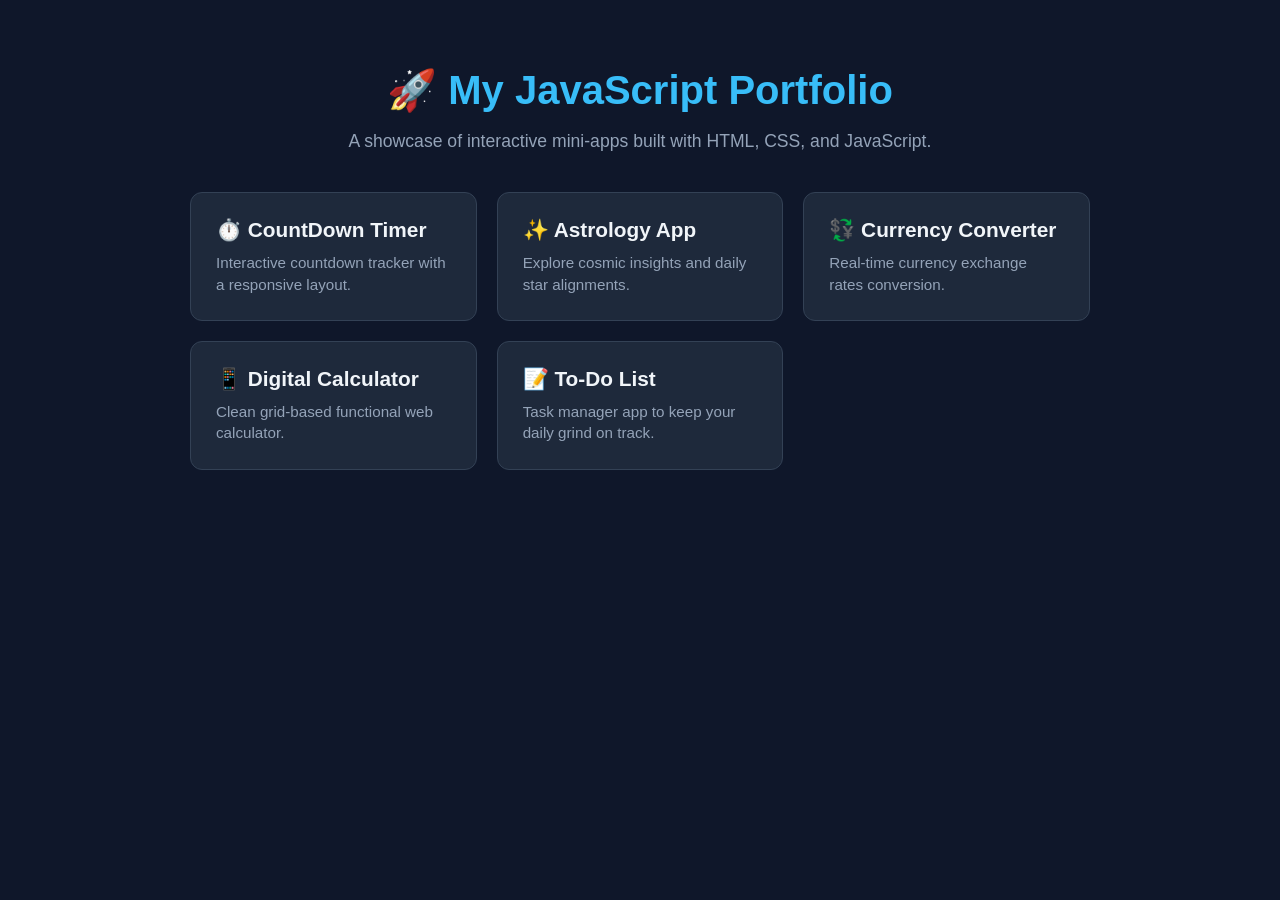
<file: index.html>
<!DOCTYPE html>
<html lang="en">
<head>
    <meta charset="UTF-8">
    <meta name="viewport" content="width=device-width, initial-scale=1.0">
    <title>Yashraj's JavaScript Projects</title>
    <link rel="stylesheet" href="style.css">
</head>
<body>
    <div class="container">
        <h1>🚀 My JavaScript Portfolio</h1>
        <p>A showcase of interactive mini-apps built with HTML, CSS, and JavaScript.</p>
        
        <div class="project-list">
            <a href="./CountDownTimer/index.html" class="project-card">
                <h3>⏱️ CountDown Timer</h3>
                <p>Interactive countdown tracker with a responsive layout.</p>
            </a>
            <a href="./astrologyApp/index.html" class="project-card">
                <h3>✨ Astrology App</h3>
                <p>Explore cosmic insights and daily star alignments.</p>
            </a>
            <a href="./Currency converter/index.html" class="project-card">
                <h3>💱 Currency Converter</h3>
                <p>Real-time currency exchange rates conversion.</p>
            </a>
            <a href="./calculator/index.html" class="project-card">
                <h3>📱 Digital Calculator</h3>
                <p>Clean grid-based functional web calculator.</p>
            </a>
            <a href="./ToDoList/index.html" class="project-card">
                <h3>📝 To-Do List</h3>
                <p>Task manager app to keep your daily grind on track.</p>
            </a>
        </div>
    </div>
</body>
</html>
</file>
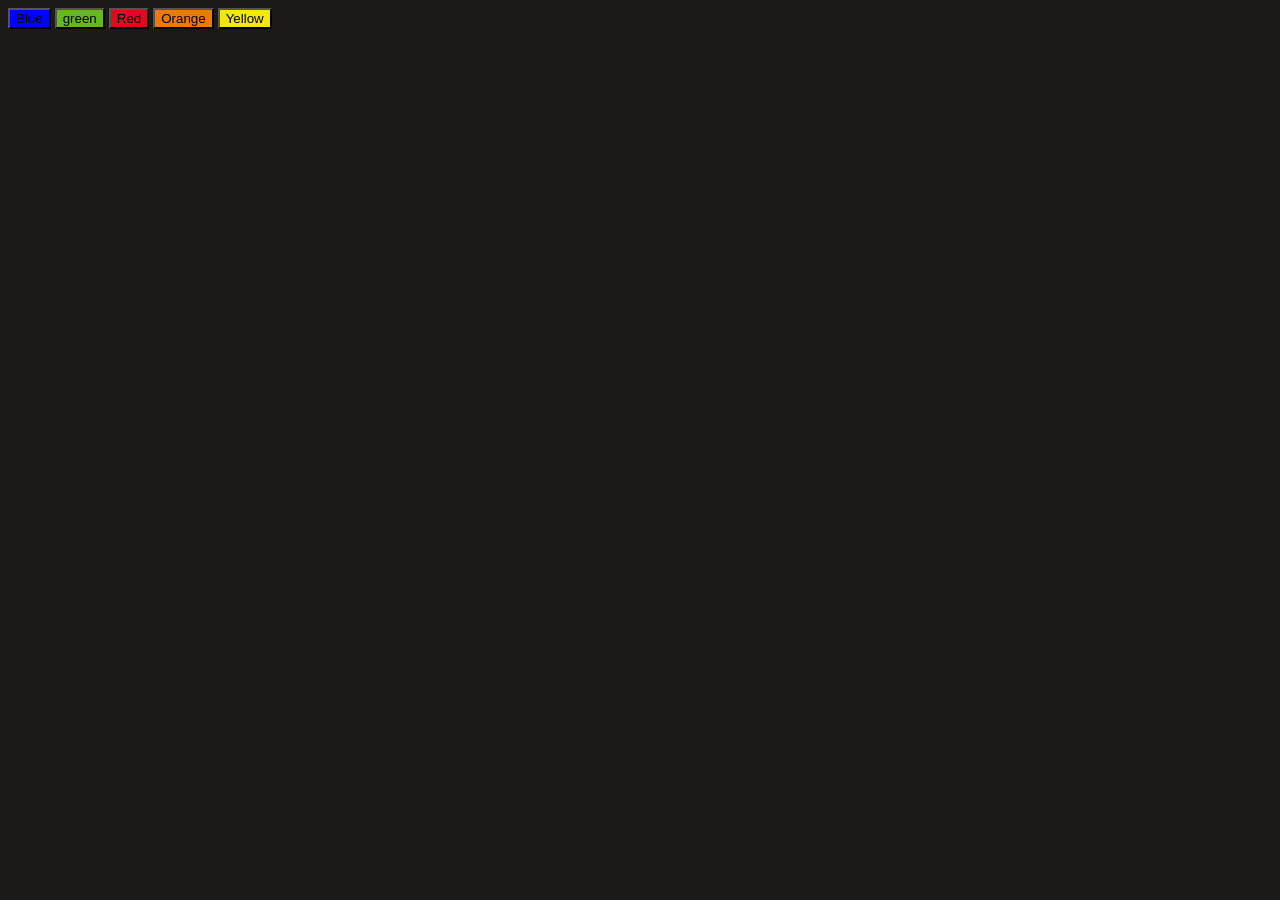
<file: color change/index.html>
<!doctype html>
<html lang="en">
  <head>
    <meta charset="UTF-8" />
    <meta name="viewport" content="width=device-width, initial-scale=1.0" />
    <title>BAckground color changer</title>
  </head>
  <body style="background-color: rgb(28, 25, 24)">
    <div id="parent">
      <button id="blue" style="background-color: blue">Blue</button>
      <button id="green" style="background-color: rgb(103, 184, 28)">
        green
      </button>
      <button id="red" style="background-color: rgb(226, 9, 31)">Red</button>
      <button id="orange" style="background-color: rgb(240, 120, 7)">
        Orange
      </button>
      <button id="yellow" style="background-color: rgb(243, 232, 10)">
        Yellow
      </button>
    </div>
    <script src="script.js"></script>
  </body>
</html>
</file>
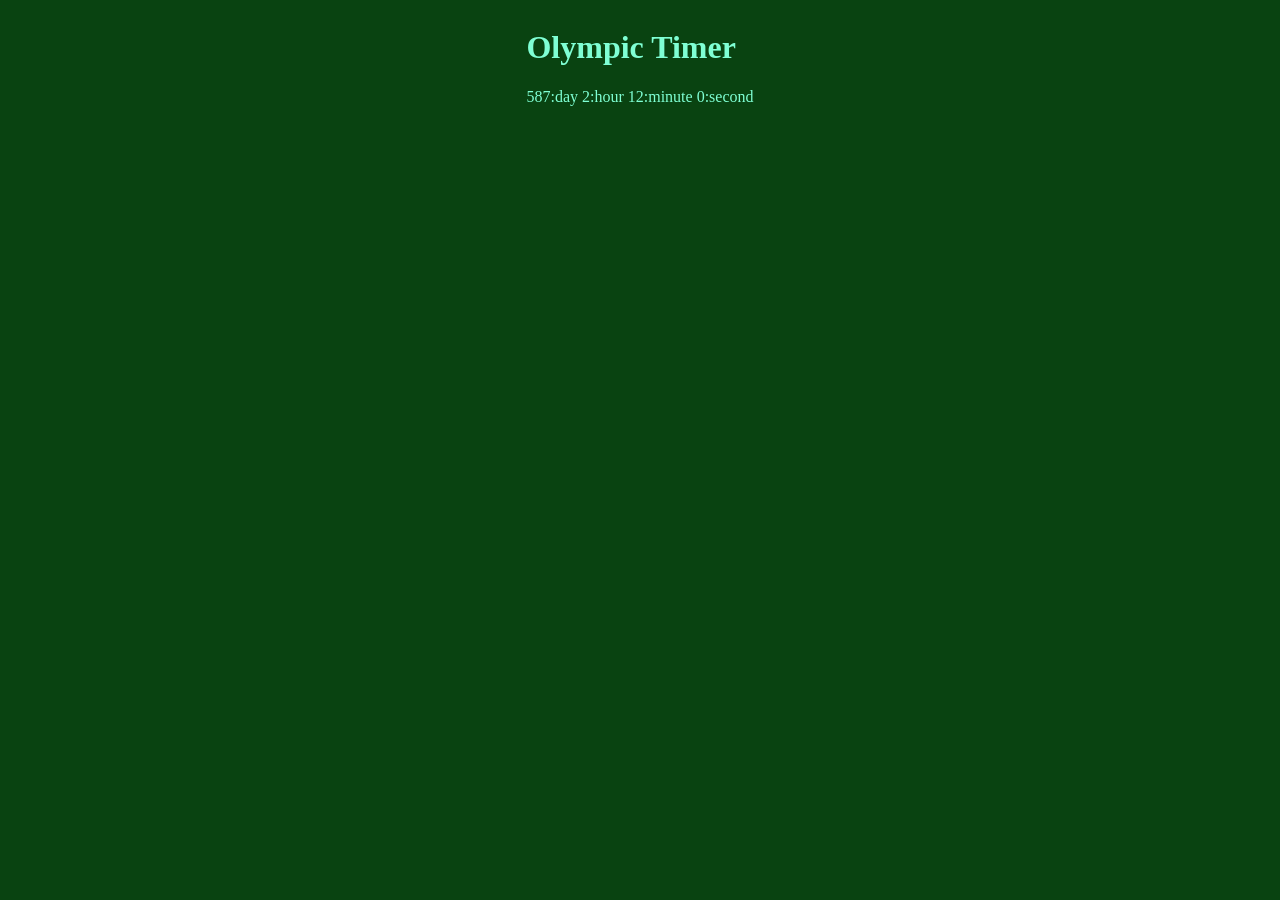
<file: CountDownTimer/index.html>
<!DOCTYPE html>
<html lang="en">
<head>
  <meta charset="UTF-8">
  <meta name="viewport" content="width=device-width, initial-scale=1.0">
  <title>Document</title>
</head>
<body style="background-color: rgb(9, 67, 17); display: flex; justify-content: center; color: aquamarine;">
  <div id="parent">
    <h1> Olympic Timer</h1>
    <div style="margin-top: 10px; " id="result"></div>
  </div>
  

  <script src="script.js"></script>
</body>
</html>
</file>
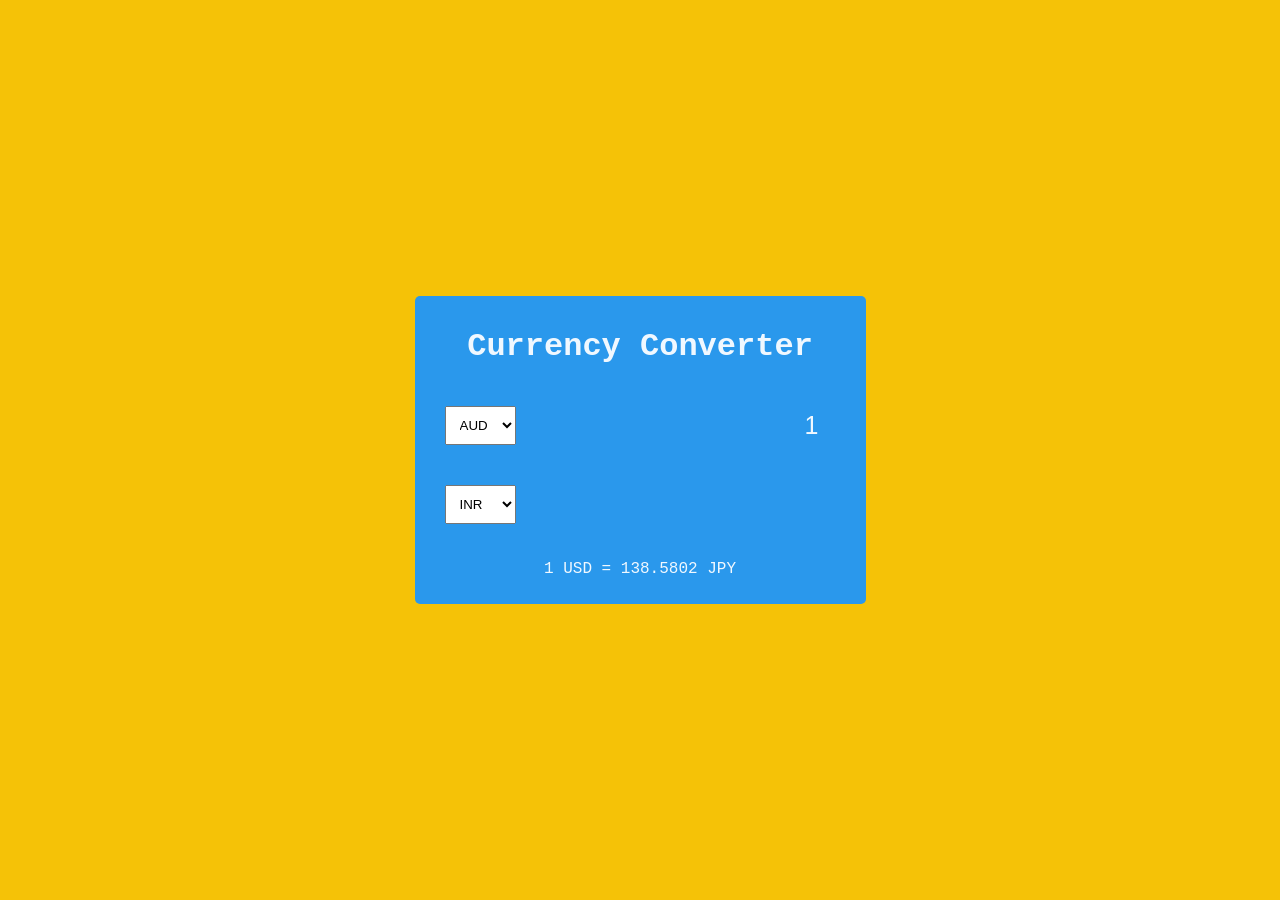
<file: Currency converter/index.html>
<!DOCTYPE html>
<html lang="en">
<head>
  <meta charset="UTF-8">
  <meta name="viewport" content="width=device-width, initial-scale=1.0">
  <title> Currency Converter</title>
</head>
<body>
<link rel="stylesheet" href="style.css">
<div class="container">
  <h1> Currency Converter</h1>
  <div class="currency-container">
    <select  id="currency-first">
      <option value="AUD">AUD</option>
      <option value="EUR">EUR</option>
      <option value="DBP">GBP</option>
      <option value="INR">INR</option>
      <option value="JPY">JPY</option>
      <option value="USD"> USD</option>
    </select>
    <input type="number" id="worth-first" value="1" min="0" >
  </div>
<div class="currency-container">
    <select  id="currency-second">
      <option value="INR">INR</option>
      <option value="AUD">AUD</option>
      <option value="EUR">EUR</option>
      <option value="DBP">GBP</option>
      <option value="JPY">JPY</option>
      <option value="USD"> USD</option>
    </select>
    <input type="" id="worth-second"disabled>
  </div>
    <p id="exchange-rate" class="exchange-rate"> 
      1 USD = 138.5802 JPY</p>
    </div>
    <script src="script.js"></script>
  
</body>
</html>
</file>
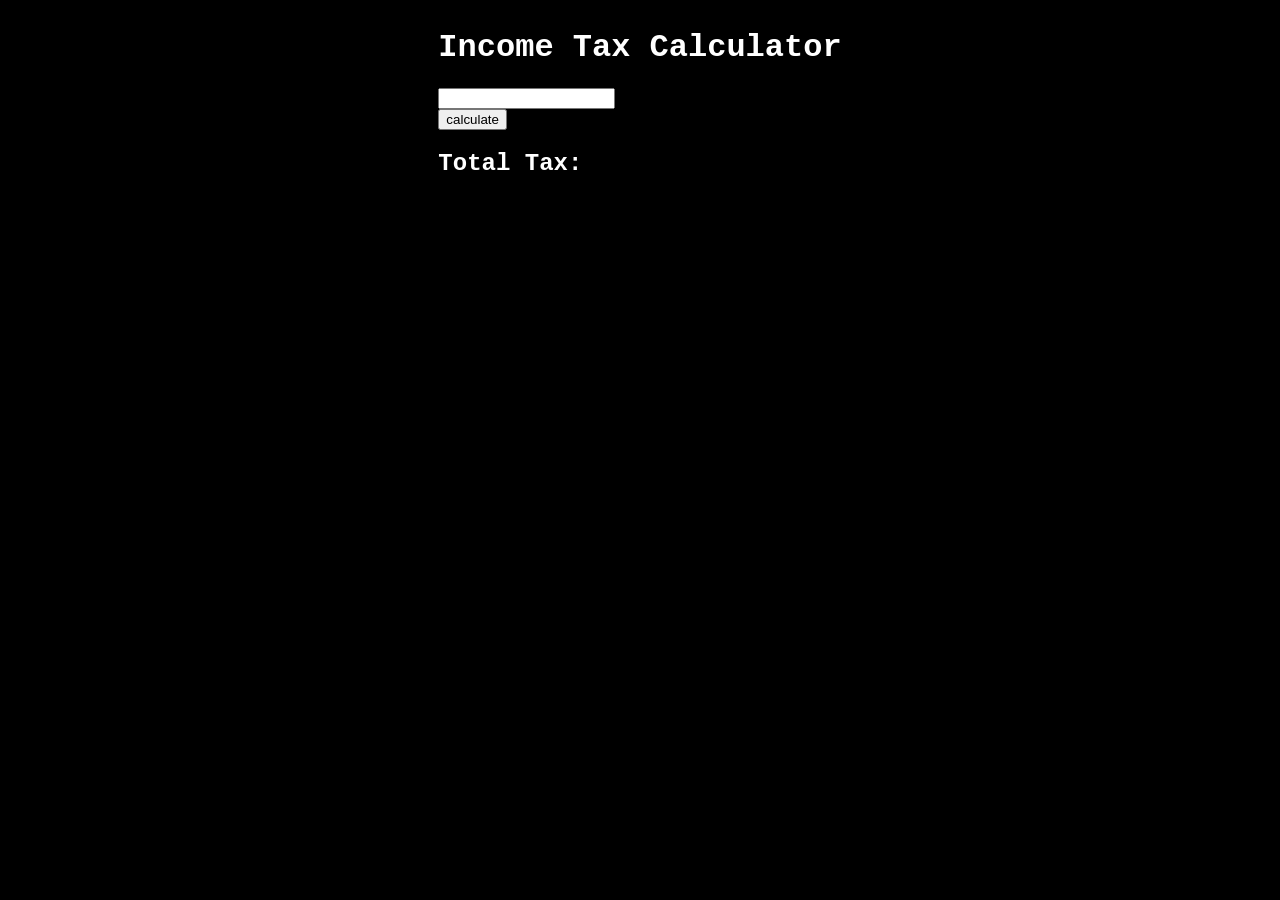
<file: income Tax/index.html>
<!DOCTYPE html>
<html lang="en">
<head>
  <meta charset="UTF-8">
  <meta name="viewport" content="width=device-width, initial-scale=1.0">
  <title>Document</title>
</head>
<body style="background-color: black; color: white; display: flex;
 justify-content: center; border-radius: 5px; font-family: 'Courier New', Courier, monospace;" >
  <div class="parent">
    <h1> Income Tax Calculator</h1>
    <form>
      <label for="income"></label> 
       <input type="number" id="income" name="income">
      <br>
      <button type="submit"> calculate</button>
      </form>
    <h2>Total Tax:</h2>
  </div>

  <script src="javascript.js"></script>
</body>
</html>
</file>
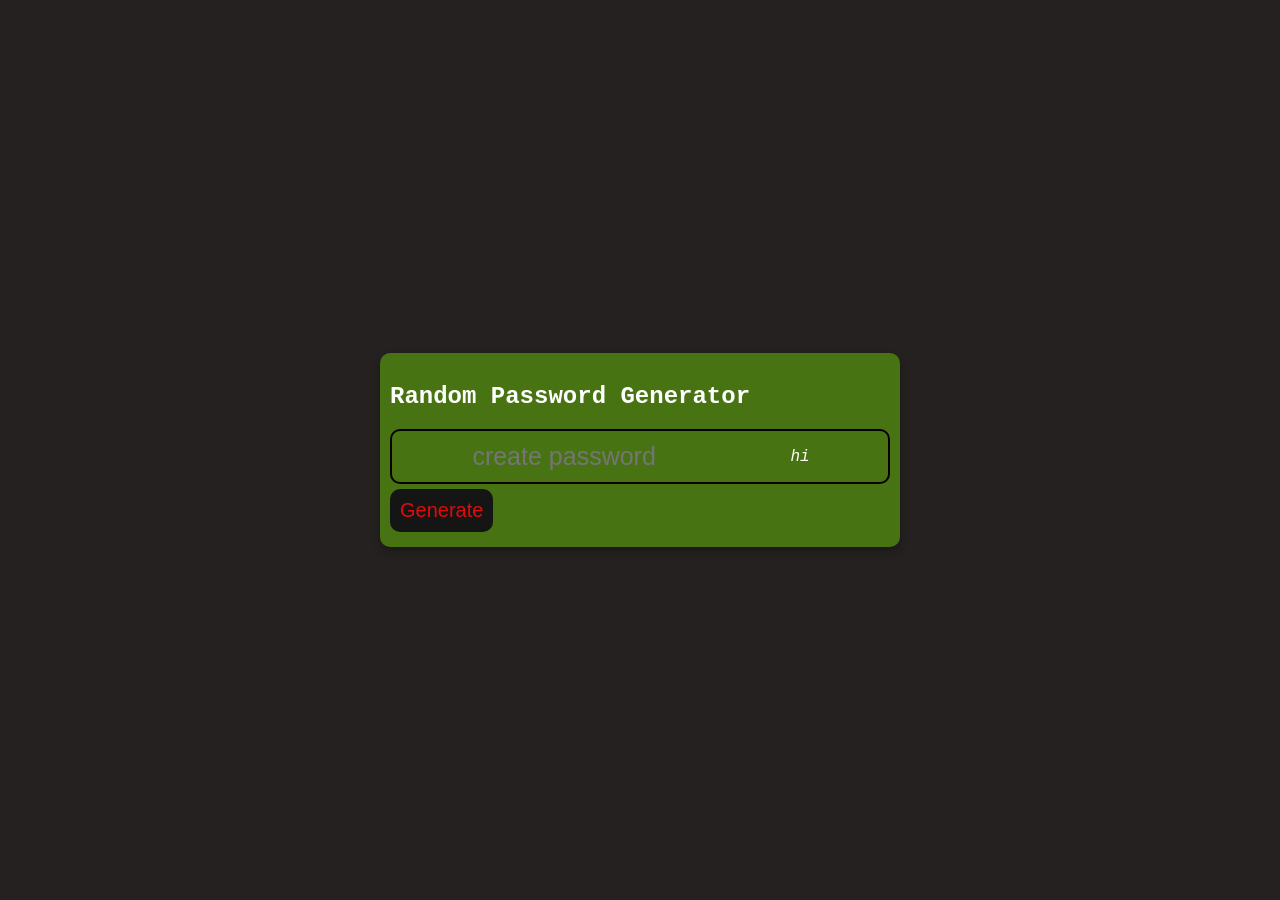
<file: Random password /index.html>
<!doctype html>
<html lang="en">
  <head>
    <meta charset="UTF-8" />
    <meta name="viewport" content="width=device-width, initial-scale=1.0" />
    <title> Ra-ndom Password Generator </title>
    <link rel="stylesheet" href="style.css">

  </head>
  <body>
    
     <div class="password-container">
      <h2> Random Password Generator</h2>
      <div class="input-container">
        <input type="text" name="password" id="input"
        class="input" placeholder="create password" readonly>

      <i class="far fa-copy fa-2x"> hi</i><br>


      </div class="hi">

      <button class="alert-container"> Generate</button>
    </div>
  <script src="script.js"></script>
  </body>
</html>
</file>
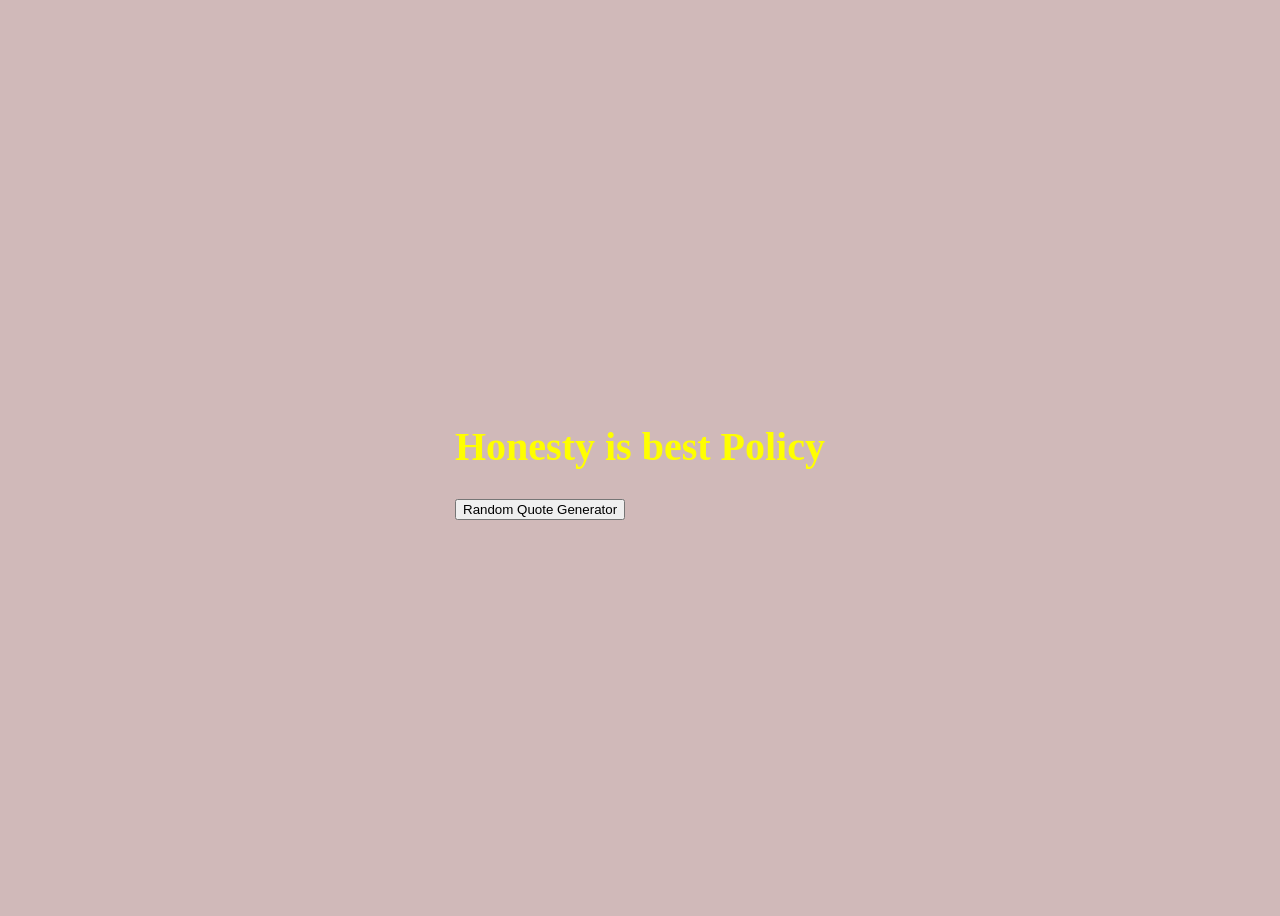
<file: Random quote genrator/index.html>
<!doctype html>
<html lang="en">
  <head>
    <meta charset="UTF-8" />
    <meta name="viewport" content="width=device-width, initial-scale=1.0" />
    <title>Document</title>
  </head>
  <body
    style="
      background-color: #d0b9b9;
      color: yellow;
      font-size: 20px;
      display: flex;
      justify-content: center;
      align-items: center;
      height: 100vh;
    "
    ;
  >
    <div id="first">
      <h1>Honesty is best Policy</h1>
      <button>Random Quote Generator</button>
    </div>
    <script src="script.js"></script>
  </body>
</html>
</file>
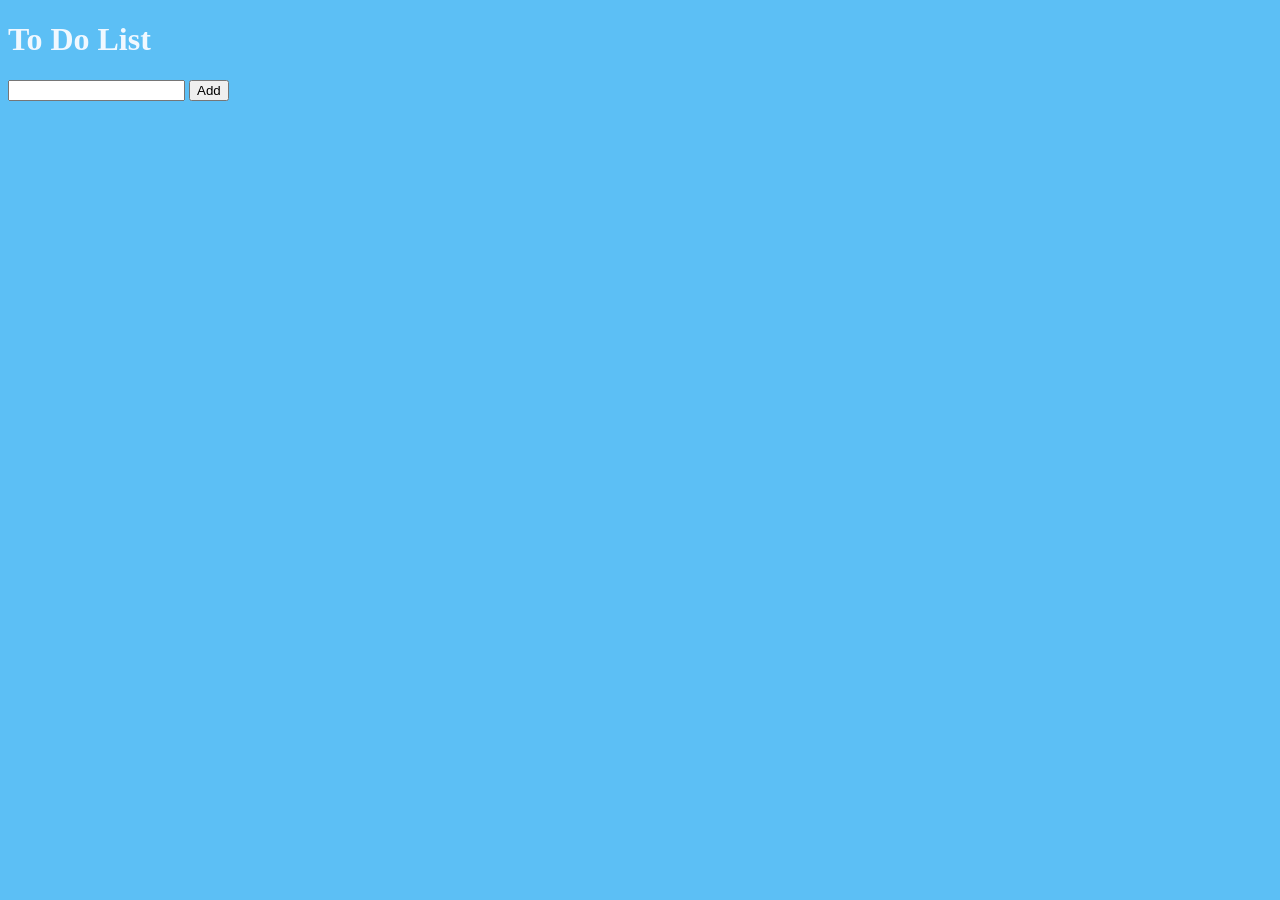
<file: ToDoList/index.html>
<!DOCTYPE html>
<html lang="en">
<head>
  <meta charset="UTF-8">
  <meta name="viewport" content="width=device-width, initial-scale=1.0">
  <title>ToDo List</title>
</head>
<body style="background-color: rgb(92, 191, 245); color: aliceblue;">
  <h1>To Do List</h1>
  <form >
    <input type="text" name="task" id="task">
    <button type="submit"> Add</button>
</form>
<div id="allTask"></div>
</body>
<script src="script.js"></script>
</html>
</file>
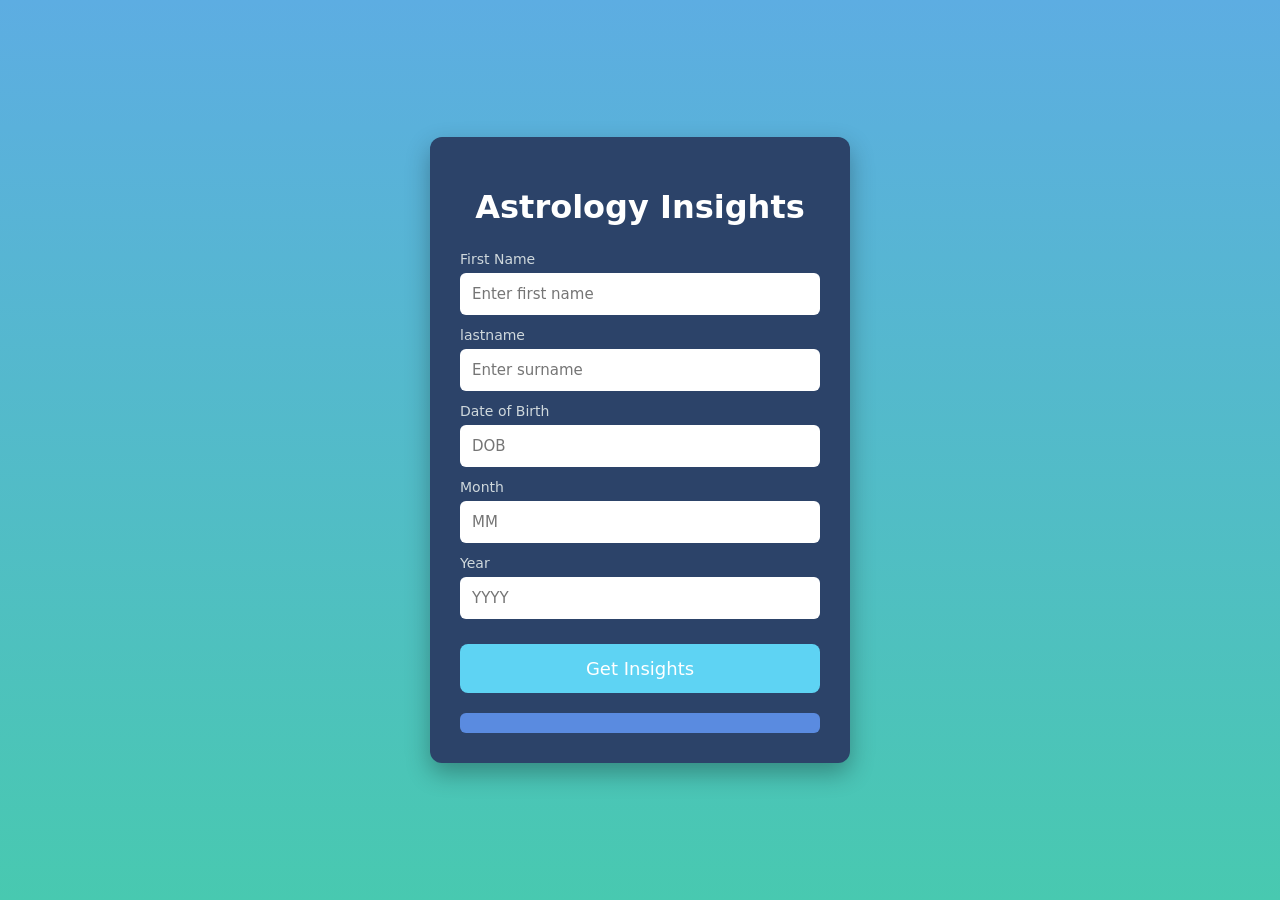
<file: astrologyApp/indx.html>
<!DOCTYPE html>
<html lang="en">
<head>
    <meta charset="UTF-8">
    <title>Astrology Insights</title>
    <link rel="stylesheet" href="style.css">
</head>
<body>
    <link rel="stylesheet" href="style.css">

<div id="parent">
    <form id="astroform"">
    <h1>Astrology Insights</h1>

    <label>First Name</label>
    <input type="text" placeholder="Enter first name" id="firstname">

    <label>lastname</label>
    <input type="text" placeholder="Enter surname" id="surname" >

    <label>Date of Birth</label>
    <input type="number" placeholder="DOB" id="dateofbirth" min="1" max="31">

    <label>Month</label>
    <input type="number" placeholder="MM" id="month" min="1" max="12">

    <label>Year</label>
    <input type="number" placeholder="YYYY" id="year" required min="1947" max="2026">

    <button id="button">Get Insights</button>

    
    <div id="result"></div>
</div>
</form>
<script src="script.js"></script>
</body>
</html>
</file>
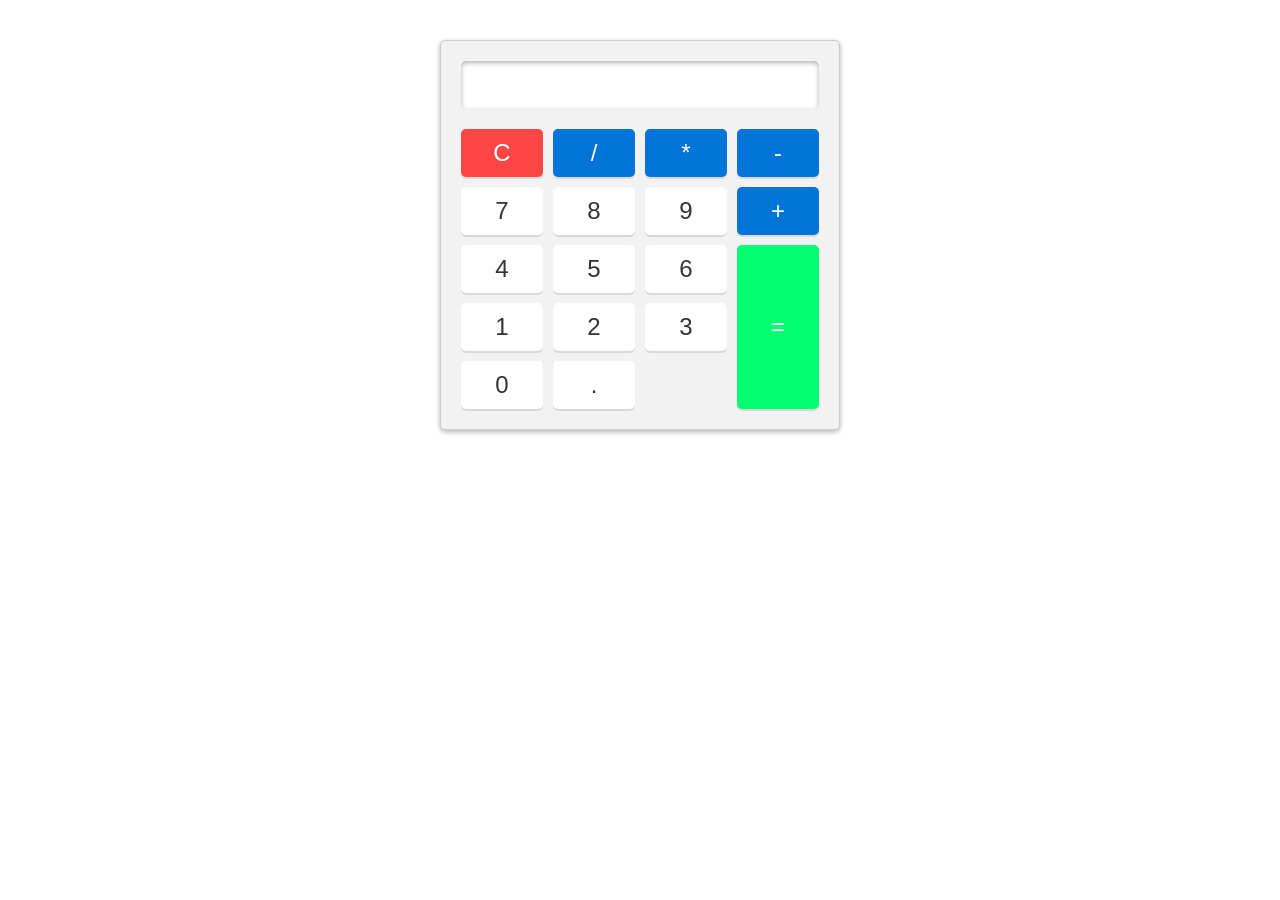
<file: calculator/calc.html>
<!DOCTYPE html>
<html lang="en">
<head>
  <meta charset="UTF-8">
  <meta name="viewport" content="width=device-width, initial-scale=1.0">
  <title> Calculator </title>
</head>
<body>
<link rel="stylesheet" href="calc.css">
  <div class="calculator">
    <input type="text" id="result" readonly> 
    <!-- readonly = display only element -->

     <div class="buttons">
      <button class="clear"> C </button>
      <button class="operator"> / </button>
      <button class="operator"> * </button>
      <button class="operator"> - </button>

     <!-- assigning number buttons here -->

      <button class="number"> 7 </button>
      <button class="number"> 8 </button>
      <button class="number"> 9 </button>
      <button class="operator"> + </button>
      <button class="number"> 4</button>
      <button class="number"> 5 </button>
      <button class="number"> 6 </button>
      <button class="equals"> = </button>
      <button class="number"> 1 </button>
      <button class="number"> 2 </button>
      <button class="number"> 3 </button>
      <button class="number"> 0 </button>
      <button class="decimal"> . </button>
    
    </div>
  </div>
  </div>
  <script src="calculator.js"></script>
</body>
</html>
</file>
<file: style.css>
body {
    font-family: 'Segoe UI', Tahoma, Geneva, Verdana, sans-serif;
    background-color: #0f172a;
    color: #f8fafc;
    margin: 0;
    padding: 40px 20px;
    display: flex;
    justify-content: center;
}
.container {
    max-width: 900px;
    width: 100%;
    text-align: center;
}
h1 { color: #38bdf8; font-size: 2.5rem; margin-bottom: 10px; }
p { color: #94a3b8; font-size: 1.1rem; margin-bottom: 40px; }
.project-list {
    display: grid;
    grid-template-columns: repeat(auto-fit, minmax(260px, 1fr));
    gap: 20px;
}
.project-card {
    background-color: #1e293b;
    padding: 25px;
    border-radius: 12px;
    text-decoration: none;
    color: inherit;
    border: 1px solid #334155;
    transition: all 0.3s ease;
    text-align: left;
}
.project-card:hover {
    transform: translateY(-5px);
    border-color: #38bdf8;
    box-shadow: 0 10px 20px rgba(56, 189, 248, 0.1);
}
.project-card h3 { margin: 0 0 10px 0; color: #f1f5f9; font-size: 1.3rem; }
.project-card p { margin: 0; font-size: 0.95rem; color: #94a3b8; line-height: 1.4; }
</file>
<file: Currency converter/style.css>
body{
  background-color: #f5c207;
  display: flex;
  height: 100vh;
  justify-content: center;
  align-items: center;
  font-family: 'Courier New', Courier, monospace;
  margin: 0;
  padding: 0;
  
}
.container{
  background-color: #2a98ec;
  color: aliceblue;
  padding: 10px;
  border-radius: 5px;
  text-align: center;
}

.currency-container{
  padding: 20px;
  display: flex;
  justify-content: space-between;
  text-align: center;
}

.currency-container select{
  padding: 10px;

}

.currency-container input{
  border: 0;
  background-color: transparent;
  color: aliceblue;
  font-size: 25px;
  text-align: right;
}

.exchange-rate{
  font-size: 16px;
  text-align: center;
  font-family: 600;
}

select:focus,
input:focus{
  outline: 0;
}
</file>
<file: Random password /style.css>
body{
      background-color: rgb(37, 33, 33);
      color: white;
      display: flex;
      justify-content: center;
      align-items: center;
      height: 100vh;
      margin: 0;
      font-family: 'Courier New', Courier, monospace;
    }

    .password-container{
    background-color: #487313;
    width: 500px;
    padding:10px ;
    border-radius: 10px;
    box-shadow:0 4px 8px rgba(0,0,0,.3);
    margin: 10px; 
    

    }

    .input-container{
      border: solid 2px black;
      padding: 10px ;
      border-radius: 10px;
      display: flex;
      justify-content: center;
      align-items: center;

    }
    .input{
      border: none ;
      background-color: transparent;
      outline:none;
      font-size: 25px;
      letter-spacing: 4px;

    }
    .input::placeholder {
      letter-spacing: 0px;
    }

    .alert-container{
      background-color: #161515;
      color: rgb(223, 12, 12);
      padding: 10px 10px;
      border: none;
      border-radius: 10px;
      margin: 5px 0;
      font-size: 20px;

    }
    .alert-container:hover {
      background-color: rgb(204, 30, 59);
    }
    .alert-container:active{
      transform:scale(0.95) ;
    }
    .hi{
      position: fixed;
      width: 300px;
      height: 50px;
      background-color: #f5e1e1;
    }
</file>
<file: astrologyApp/style.css>
* {
    box-sizing: border-box;
    font-family: system-ui, -apple-system, BlinkMacSystemFont, 'Segoe UI', Roboto, Oxygen, Ubuntu, Cantarell, 'Open Sans', 'Helvetica Neue', sans-serif;
}

body {
    margin: 0;
    min-height: 100vh;
    display: flex;
    align-items: center;
    justify-content: center;
    background: linear-gradient(to bottom, #5dade2, #48c9b0);
}

#parent {
    background: #2c4369;
    width: 420px;
    padding: 30px;
    border-radius: 12px;
    box-shadow: 0 10px 25px rgba(0,0,0,0.3);
}

#parent h1 {
    color: #fff;
    text-align: center;
    margin-bottom: 25px;
}

label {
    color: #cfd8dc;
    font-size: 14px;
    margin-top: 12px;
    display: block;
}

input {
    width: 100%;
    padding: 12px;
    border-radius: 6px;
    border: none;
    margin-top: 6px;
    font-size: 15px;
}

input:focus {
    outline: none;
    box-shadow: 0 0 5px #5dade2;
}

button {
    width: 100%;
    margin-top: 25px;
    padding: 14px;
    background: #5ed3f3;
    border: none;
    border-radius: 8px;
    font-size: 18px;
    color: #fff;
    cursor: pointer;
}

button:hover {
    background: #48c9e6;
}

#result {
    margin-top: 20px;
    padding: 10px;
    height: auto;
    background: #5a8be0;
    border-radius: 6px;
    display: flex;
    
}
</file>
<file: calculator/calc.css>
*{
  box-sizing: border-box;
  margin: 0;

}

.calculator{
  background-color: #f2f2f2;
  padding: 20px;
  max-width: 400px;
  margin:0 auto ;  /* this is how we easily centre anything */
  border: solid 1px #ccc;
  box-shadow: 0 2px 5px rgba(0, 0, 0, 0.3);
  border-radius: 5px;
  margin-top: 40px;

} 
 #result{
  width: 100%;
  padding:10px;
  font-size: 24px;
  border: none;
  box-shadow: 0 2px 5px rgba(0,0,0,0.3) inset;
  border-radius: 5px;

 }

.buttons{
  display: grid;
  grid-template-columns: repeat(4,1fr);
  grid-gap: 10px;
  margin-top: 20px;
}

button{
padding: 10px;
font-size: 24px;
border: none;
box-shadow: 0px 2px rgba(0, 0, 0, 0.1);
border-radius: 5px;
cursor: pointer;
transition: background-color 0.3s ease;
}

button:hover{
  background-color: #ddd;
}

.clear{
  background-color: rgb(252, 70, 70);
  color:#fff;
}
.number , .decimal{
  background-color: #fff;
  color: #333;
}

.operator{
  background-color: #0074d9;
  color: #fff;

}
.equals{
  background-color: #01ff70;
  grid-row: span 3;
  color: #fff;
}
</file>
